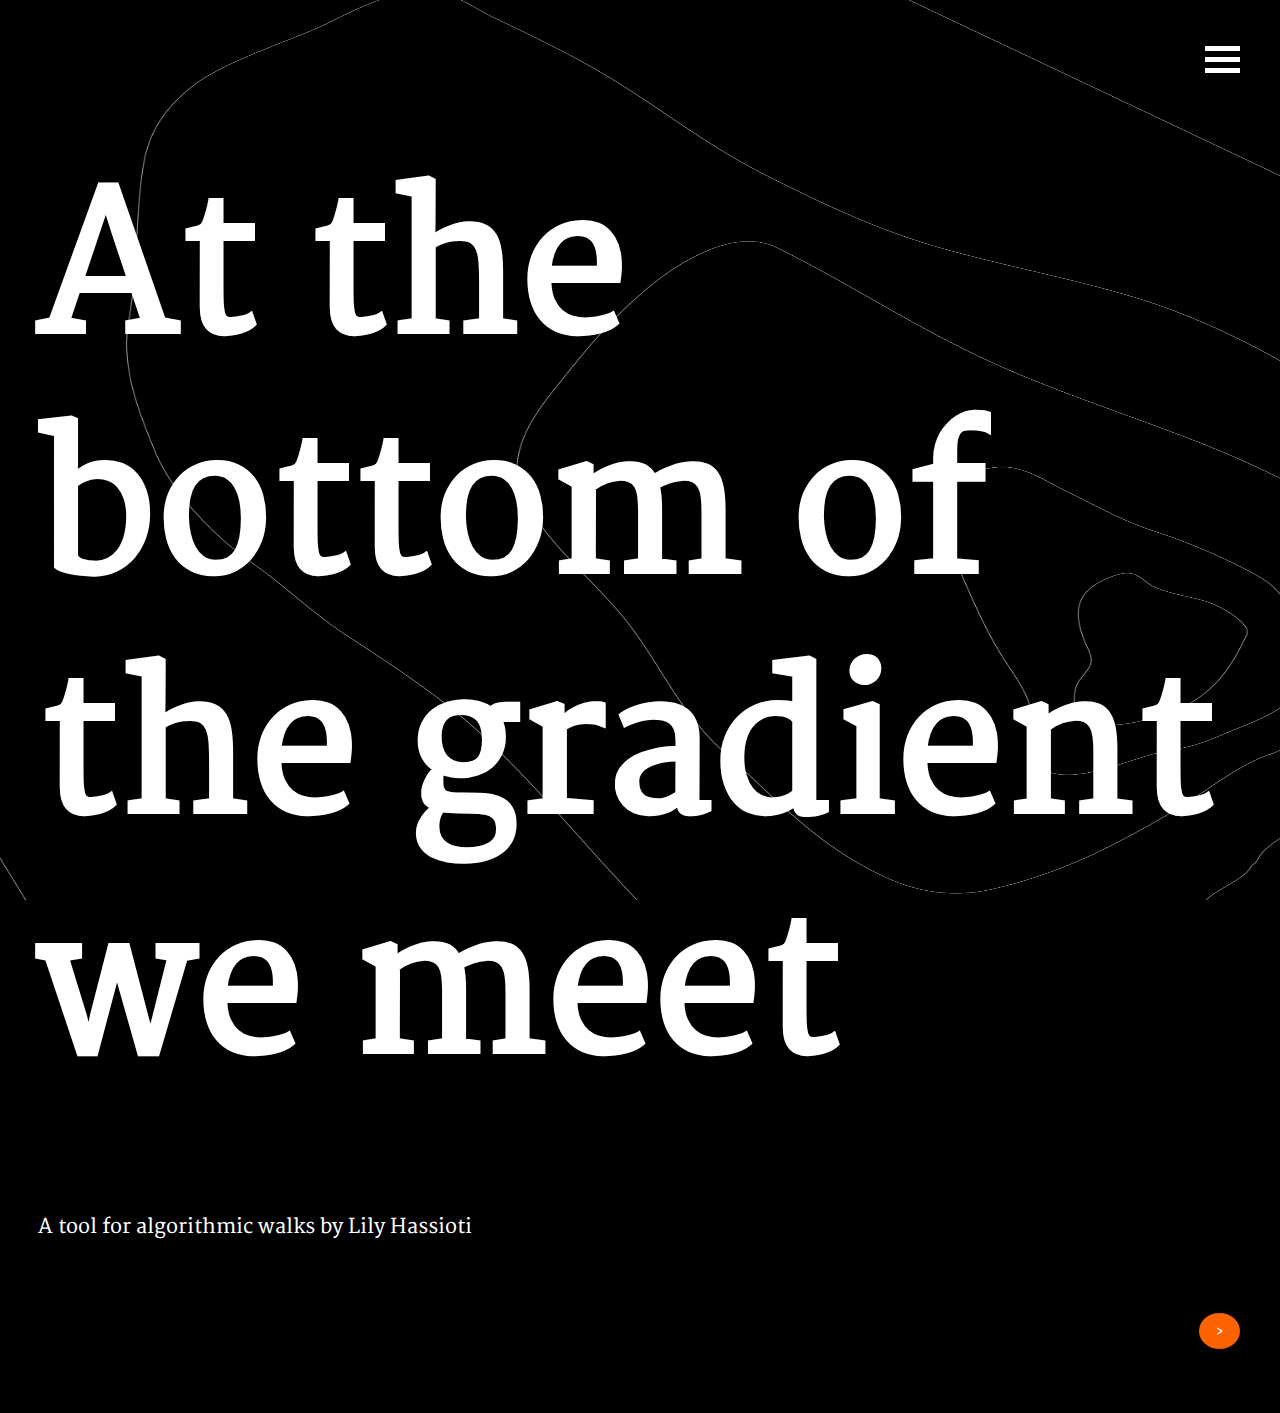
<file: index.html>
<!DOCTYPE html>
<html>

    <head>
        <meta charset="UTF-8">

        <!-- meta viewport tag needed to make site responsive on mobile devices https://developer.mozilla.org/en-US/docs/Web/HTML/Viewport_meta_tag -->
        <meta name="viewport" content="width=device-width, initial-scale=1" />
        <meta http-equiv="Content-Security-Policy" content="img-src 'self' data: https://lilyhas.github.io;">


        <title>At the bottom of the Gradient we meet </title>

        <link rel="stylesheet" href="./public/style.css">

    </head>
    <style>
        body {
            background-image: url('./images/drawing2.png');
            background-repeat: no-repeat;
            background-attachment: fixed;
            background-size: 100% 100%;
        }
    </style>

    <body>

        <header class="documentation-page">
            <!-- <header class="documentation-header"> -->
            <!-- <nav>
                <a href="/index.html">Home</a> |
                <a href="/About/index_about.html">About</a> |
                <a href="/Instructions/index_instructions.html">Instructions</a> |
                <a href="/Map/index_map.html">Start Mapping</a>
                </nav> -->


            <!-- <div class="container" onclick="myFunction(this)">
                    <div class="bar1"></div>
                    <div class="bar2"></div>
                    <div class="bar3"></div>
                </div> -->

            <a href="./menu.html">
                <div class="container">
                    <div class="bar1"></div>
                    <div class="bar2"></div>
                    <div class="bar3"></div>
                </div>
            </a>

            <!-- <a href="/src/pages/menu.html" onclick="myFunction(this)">
                <div class="container">
                    <div class="bar1"></div>
                    <div class="bar2"></div>
                    <div class="bar3"></div>
                </div>
            </a> -->

            <h1>At the bottom of the gradient we meet</h1>

        </header>

        <main class="documentation-page">
            <!-- <section> -->
                <p>A tool for algorithmic walks by Lily Hassioti</pp>
                  
           
                <!-- </section> -->


        </main>
        <footer>
            <!-- <a href="/src/pages/about.html" class="next round">&#8250;</a> -->
            <a href="./about.html" class="next round">&#8250;</a>
            
        </footer>



    </body>

</html>
</file>
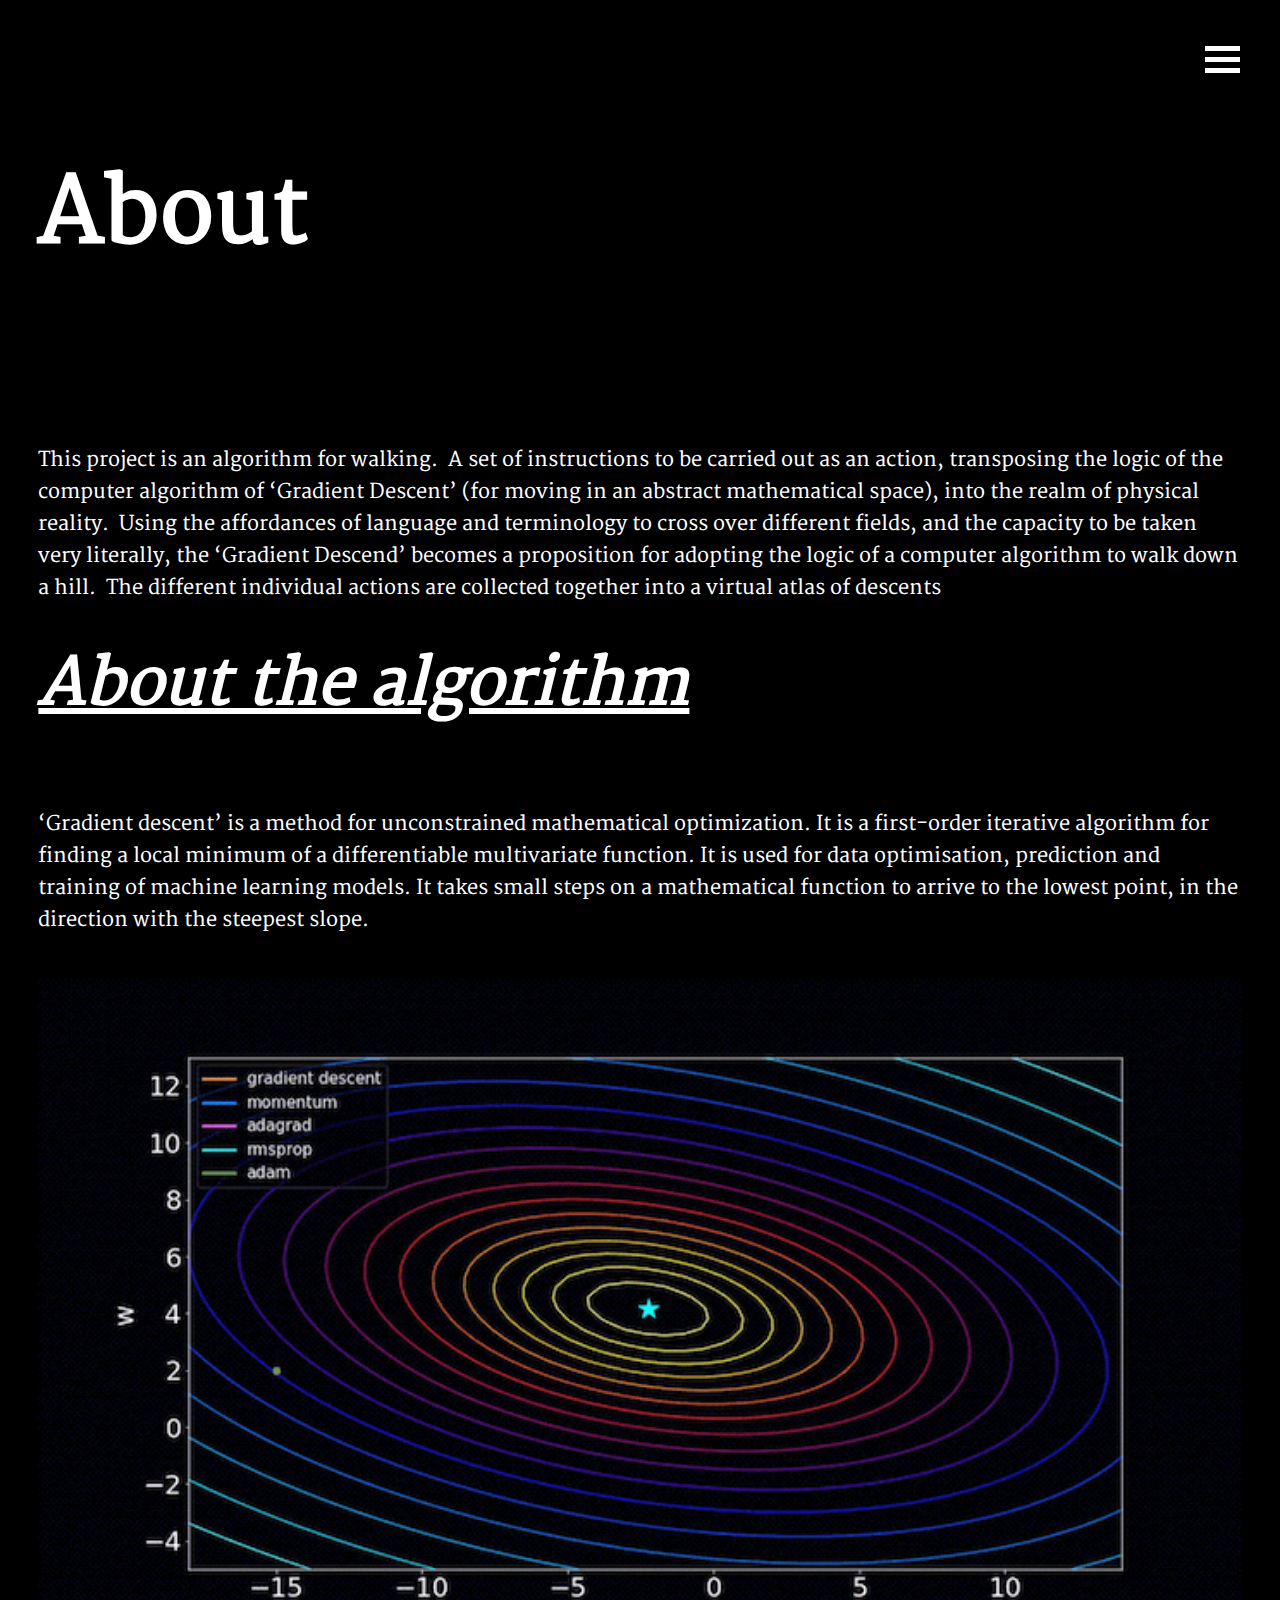
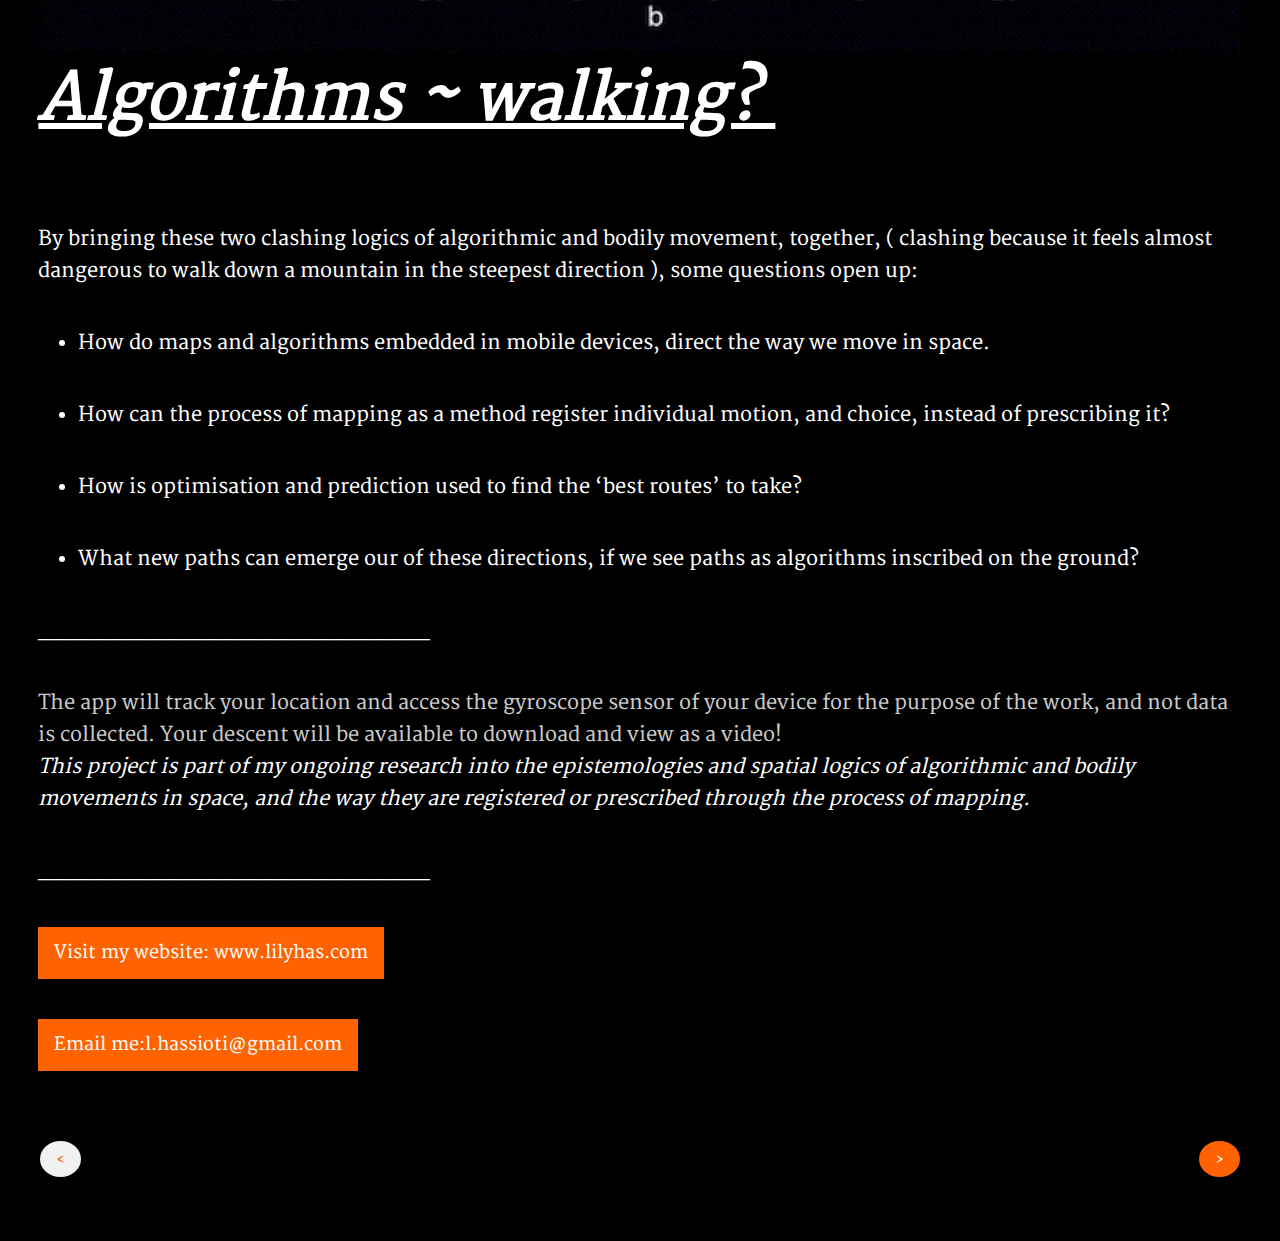
<file: about.html>
<!DOCTYPE html>
<html>

<head>
    <meta charset="UTF-8">

    <!-- meta viewport tag needed to make site responsive on mobile devices https://developer.mozilla.org/en-US/docs/Web/HTML/Viewport_meta_tag -->
    <meta name="viewport" content="width=device-width, initial-scale=1" />
    <meta http-equiv="Content-Security-Policy" content="img-src 'self' data: https://lilyhas.github.io;">

    <title>About</title>

    <!-- including for some global styling -->
    <link rel="stylesheet" href="./public/style.css">
   

</head>

<body>
    <!-- if you have sub-pages think about adding a simple back button -->

    <header class="documentation-header">
        <!-- <nav>
            <a href="/index.html">Home</a> |
            <a href="/About/index_about.html">About</a> |
            <a href="/Instructions/index_instructions.html">Instructions</a> |
            <a href="/Map/index_map.html">Start Mapping</a>
        </nav>
        -->
         <a href="./menu.html" onclick="myFunction(this)">
                <div class="container">
                  <div class="bar1"></div>
                  <div class="bar2"></div>
                  <div class="bar3"></div>
                </div>
              </a>
              
    </header>

    <main class="documentation-page">
        <section><h2>About</h2></section>
        <section>
            
            <p>This project is an algorithm for walking. 

                A set of instructions to be carried out as an action, transposing the logic of the computer algorithm of
                ‘Gradient Descent’ (for moving in an abstract mathematical space), into the realm of physical reality. 

                Using the affordances of language and terminology to cross over different fields, and the capacity to be
                taken very literally, the ‘Gradient Descend’ becomes a proposition for adopting the logic of a computer
                algorithm to walk down a hill. 

                The different individual actions are collected together into a virtual atlas of descents 
            </p>

        

        
            <h3>About the algorithm</h3>
            <p>‘Gradient descent’ is a method for unconstrained mathematical optimization. It is a first-order iterative
                algorithm for finding a local minimum of a differentiable multivariate function. It is used for data
                optimisation, prediction and training of machine learning models.

                It takes small steps on a mathematical function to arrive to the lowest point, in the direction with the
                steepest slope.
            </p>
            <img src="./images/gradient-black.gif" />
        </section>
        <section>
            <h3>Algorithms ~ walking? </h3>



            <p> By bringing these two clashing logics of algorithmic and bodily movement, together, ( clashing because
                it feels almost dangerous to walk down a mountain in the steepest direction ), some questions open up: 
            </p>
            <ul>
                <li> How do maps and algorithms embedded in mobile devices, direct the way we move in space.  </li>
                <li> How can the process of mapping as a method register individual motion, and choice, instead of
                    prescribing it?</li>
                <li> How is optimisation and prediction used to find the ‘best routes’ to take? </li>
                <li> What new paths can emerge our of these directions, if we see paths as algorithms inscribed on the
                    ground?</li>
            </ul>

        </section>
        
    <section>
        <p>____________________________ </p>
        <p2>
            The app will track your location and access the gyroscope sensor of your device for the purpose of the work, and not data is collected.
            Your descent will be available to download and view as a video!  
                

        </p2></section>
        <section>

        
            <p><i>This project is part of my ongoing research into the epistemologies and spatial logics of algorithmic
                    and bodily movements in space, and the way they are registered or prescribed through the process of
                    mapping.

                </i> </p>

           
        </section>
        <section>
            <p>____________________________ </p>
            <!-- <style>
                /* unvisited link */
                a:link {
                    color: rgb(255, 135, 14);
                }

                /* visited link */
                a:visited {
                    color: rgb(255, 255, 255);
                }

                /* mouse over link */
                a:hover {
                    color: rgb(255, 188, 95);
                }

                /* selected link */
                a:active {
                    color: rgb(255, 0, 0);
                }
            </style> -->
            <p> 
                <!-- <a href="/About/index_about.html" class="button">Next</a> -->
                <a href="http://www.lilyhas.com" class="button" target="_blank">Visit my website: www.lilyhas.com</a>

            <p>
            
                <a href="mailto:l.hassioti@gmail.com" class="button">Email me:l.hassioti@gmail.com</a>
            </p>



            </p> </section>
            <!-- example of styling for three images, you can write your own styling -->
            <!-- <div class="flex-container flex-basis-third">
                    <div class="flex-item">
                        <img src="../assets/images/wcc2-diagrams-01.jpg"/>
                    </div>
                    <div class="flex-item">
                        <img src="../assets/images/wcc2-diagrams-02.jpg"/>
                    </div>
                    <div class="flex-item">
                        <img src="../assets/images/wcc2-diagrams-03.jpg"/>
                    </div>
                </div>
                 -->

    </main>

    <footer>
        <a href="./walking_instructions.html" class="next round">&#8250;</a>
        <a href="./index.html" class="previous round">&#8249;</a>
    </footer>
</body>

</html>
</file>
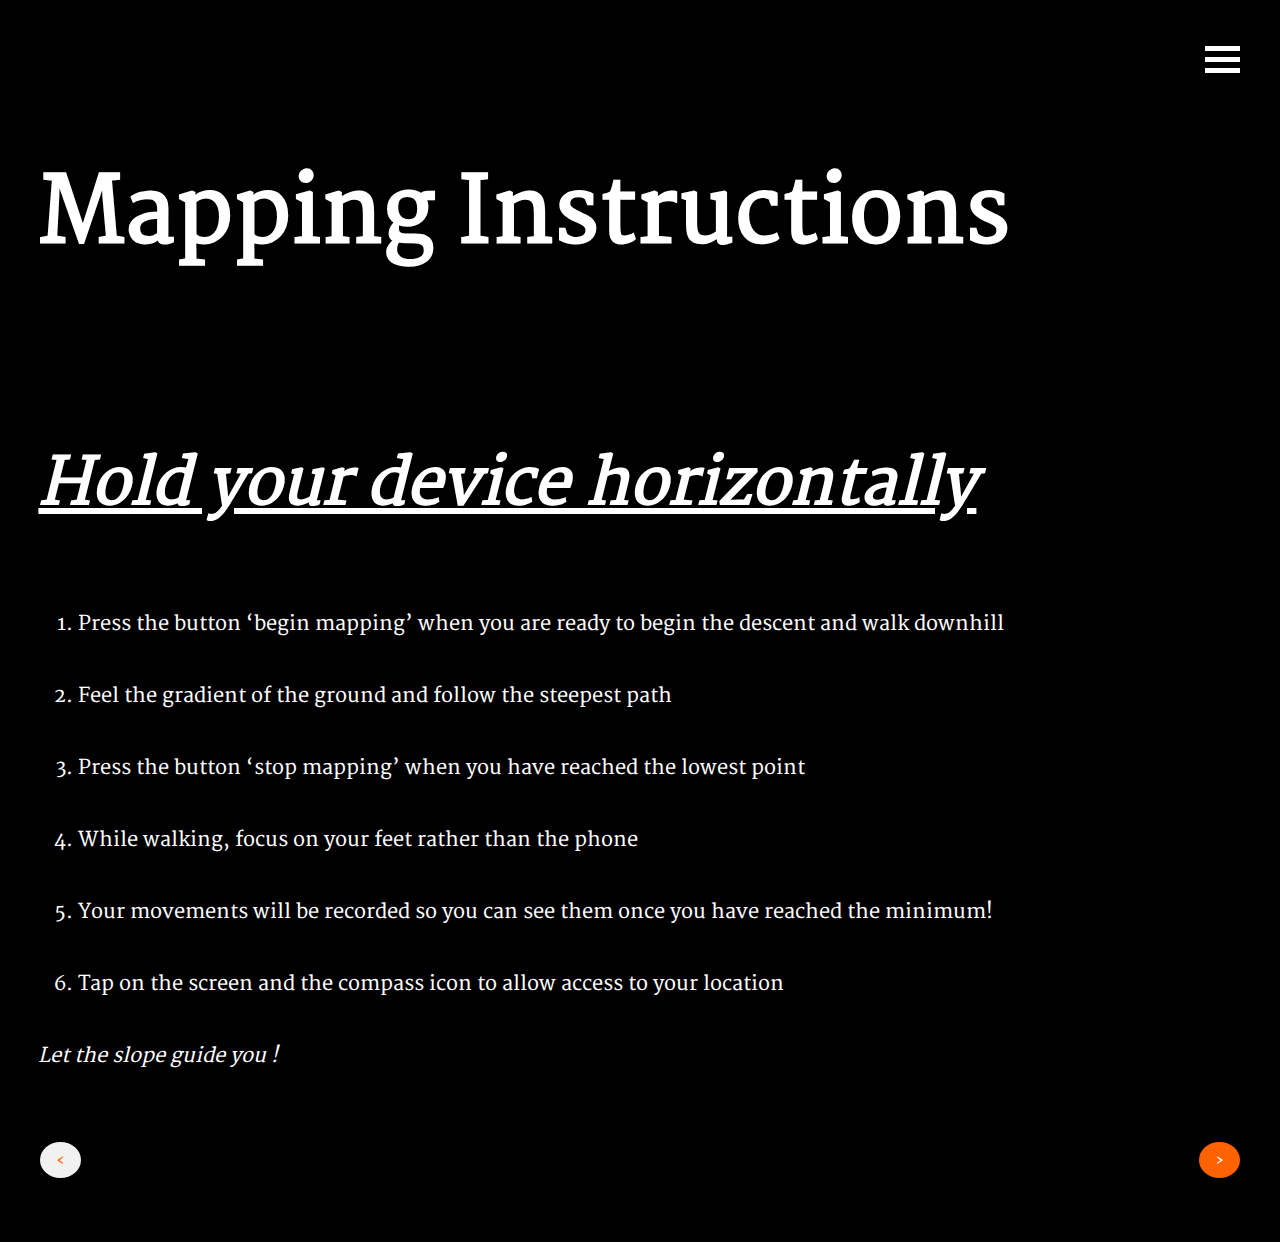
<file: mapping_instructions.html>
<!DOCTYPE html>
<html>
    <head>
        <meta charset="UTF-8">

        <!-- meta viewport tag needed to make site responsive on mobile devices https://developer.mozilla.org/en-US/docs/Web/HTML/Viewport_meta_tag -->
        <meta name="viewport" content="width=device-width, initial-scale=1" />
        <meta http-equiv="Content-Security-Policy" content="img-src 'self' data: https://lilyhas.github.io;">

        <title>Instructions</title>

        <!-- including for some global styling -->
        <link rel="stylesheet" href="./public/style.css">
        
    </head>
    <body>
        <!-- if you have sub-pages think about adding a simple back button -->
        
        <header class="documentation-header">
            <a href="./menu.html" onclick="myFunction(this)">
                <div class="container">
                  <div class="bar1"></div>
                  <div class="bar2"></div>
                  <div class="bar3"></div>
                </div>
              </a>
            <!-- <section class="center-text"> -->
                
                <!-- <h2>by Lili Chasioti</h6> -->
               
            <!-- </section> -->
        </header>

        <main class="documentation-page">
            <section><h2>Mapping Instructions</h2></section>
            <section>
                <h3>Hold your device horizontally</h3>
                
                <ol>
                    <li>Press the button ‘begin mapping’  when you are ready to begin the descent and walk downhill</li>
                    <li>Feel the gradient of the ground and follow the steepest path</li>
                    <li>Press the button ‘stop mapping’  when you have reached the lowest point </li>
                    <li>While walking, focus on your feet rather than the phone</li>
                    <li>Your movements will be recorded so you can see them once you have reached the minimum!</li>
                    <li>Tap on the screen and the compass icon to allow access to your location</li>
                </ol>
                <p><i> Let the slope guide you !

                </i> </p>
            </section>

            

           
<!--                 
                <a href="/About/index_about.html" class="button">Next</a> -->

                
        </main>

        <footer>
            <!-- normally information like contact details etc  -->
            <!-- read more about semantic HTML https://www.w3schools.com/html/html5_semantic_elements.asp -->
            <a href="./map.html" class="next round">&#8250;</a>
            <a href="./walking_instructions.html" class="previous round">&#8249;</a>
         </footer>
         
    </body>
</html>
</file>
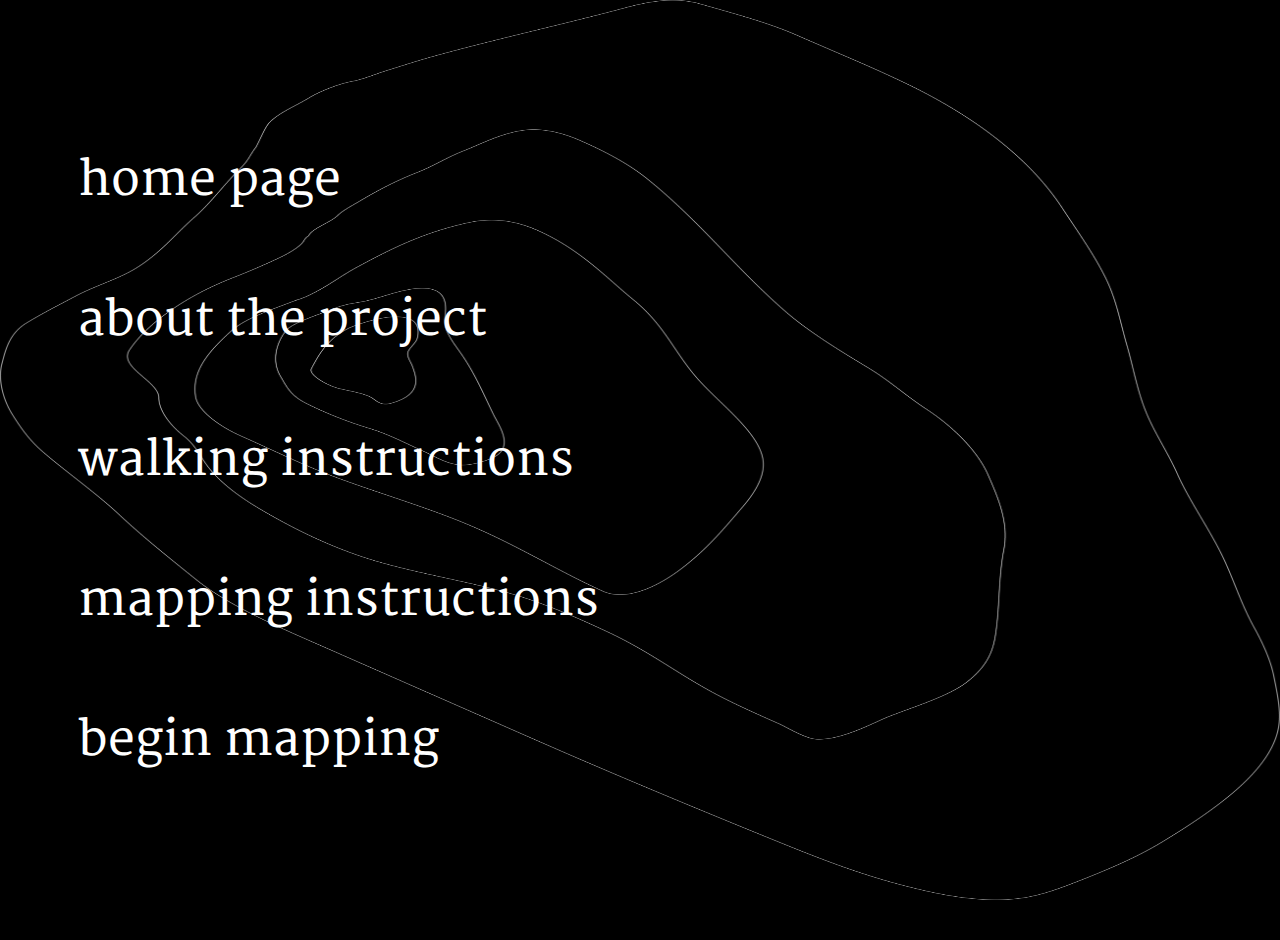
<file: menu.html>
<!DOCTYPE html>
<html>

<head>
    <meta charset="UTF-8">

    <!-- meta viewport tag needed to make site responsive on mobile devices https://developer.mozilla.org/en-US/docs/Web/HTML/Viewport_meta_tag -->
    <meta name="viewport" content="width=device-width, initial-scale=1" />
    <meta http-equiv="Content-Security-Policy" content="img-src 'self' data: https://lilyhas.github.io;">


    <title>At the bottom of the Gradient we meet </title>

    <link rel="stylesheet" href="./public/style.css">

</head>
<style>
    body {
      background-image: url('./images/sketch.png');
      background-repeat: no-repeat;
      background-attachment: fixed;
      background-size: 100% 100%;
    }
    </style> 
<body>
    
    <header class="documentation-header">
    <!-- <header class="documentation-header"> -->
        <!-- <nav>
            <a href="/index.html">Home</a> |
            <a href="/About/index_about.html">About</a> |
            <a href="/Instructions/index_instructions.html">Instructions</a> |
            <a href="/Map/index_map.html">Start Mapping</a>
            </nav> -->


            <!-- <div class="container" onclick="myFunction(this)">
                <div class="bar1"></div>
                <div class="bar2"></div>
                <div class="bar3"></div>
              </div> -->


        <!-- <h1>At the bottom of the Gradient we meet</h1> -->
        
    </header>

    <main class="documentation-header">
        <!-- <h1>About</h1>
        <h1>About</h1>
        <h1>About</h1> -->
        <div class="vertical-menu">
            <a href="./index.html" class="active">home page</a>
            <a href="./about.html">about the project</a>
            <a href="./walking_instructions.html">walking instructions</a>
            <a href="./mapping_instructions.html">mapping instructions</a>
            <a href="./map.html">begin mapping</a>
            
          </div>
        

    </main>
    <footer>
        <!-- normally information like contact details etc  -->
        <!-- read more about semantic HTML https://www.w3schools.com/html/html5_semantic_elements.asp -->
        <!-- <p>by Lily Hassioti </p> -->
    </footer>

<!-- <script>
function myFunction(x) {
  x.classList.toggle("change");
}
</script> -->

</body>

</html>
</file>
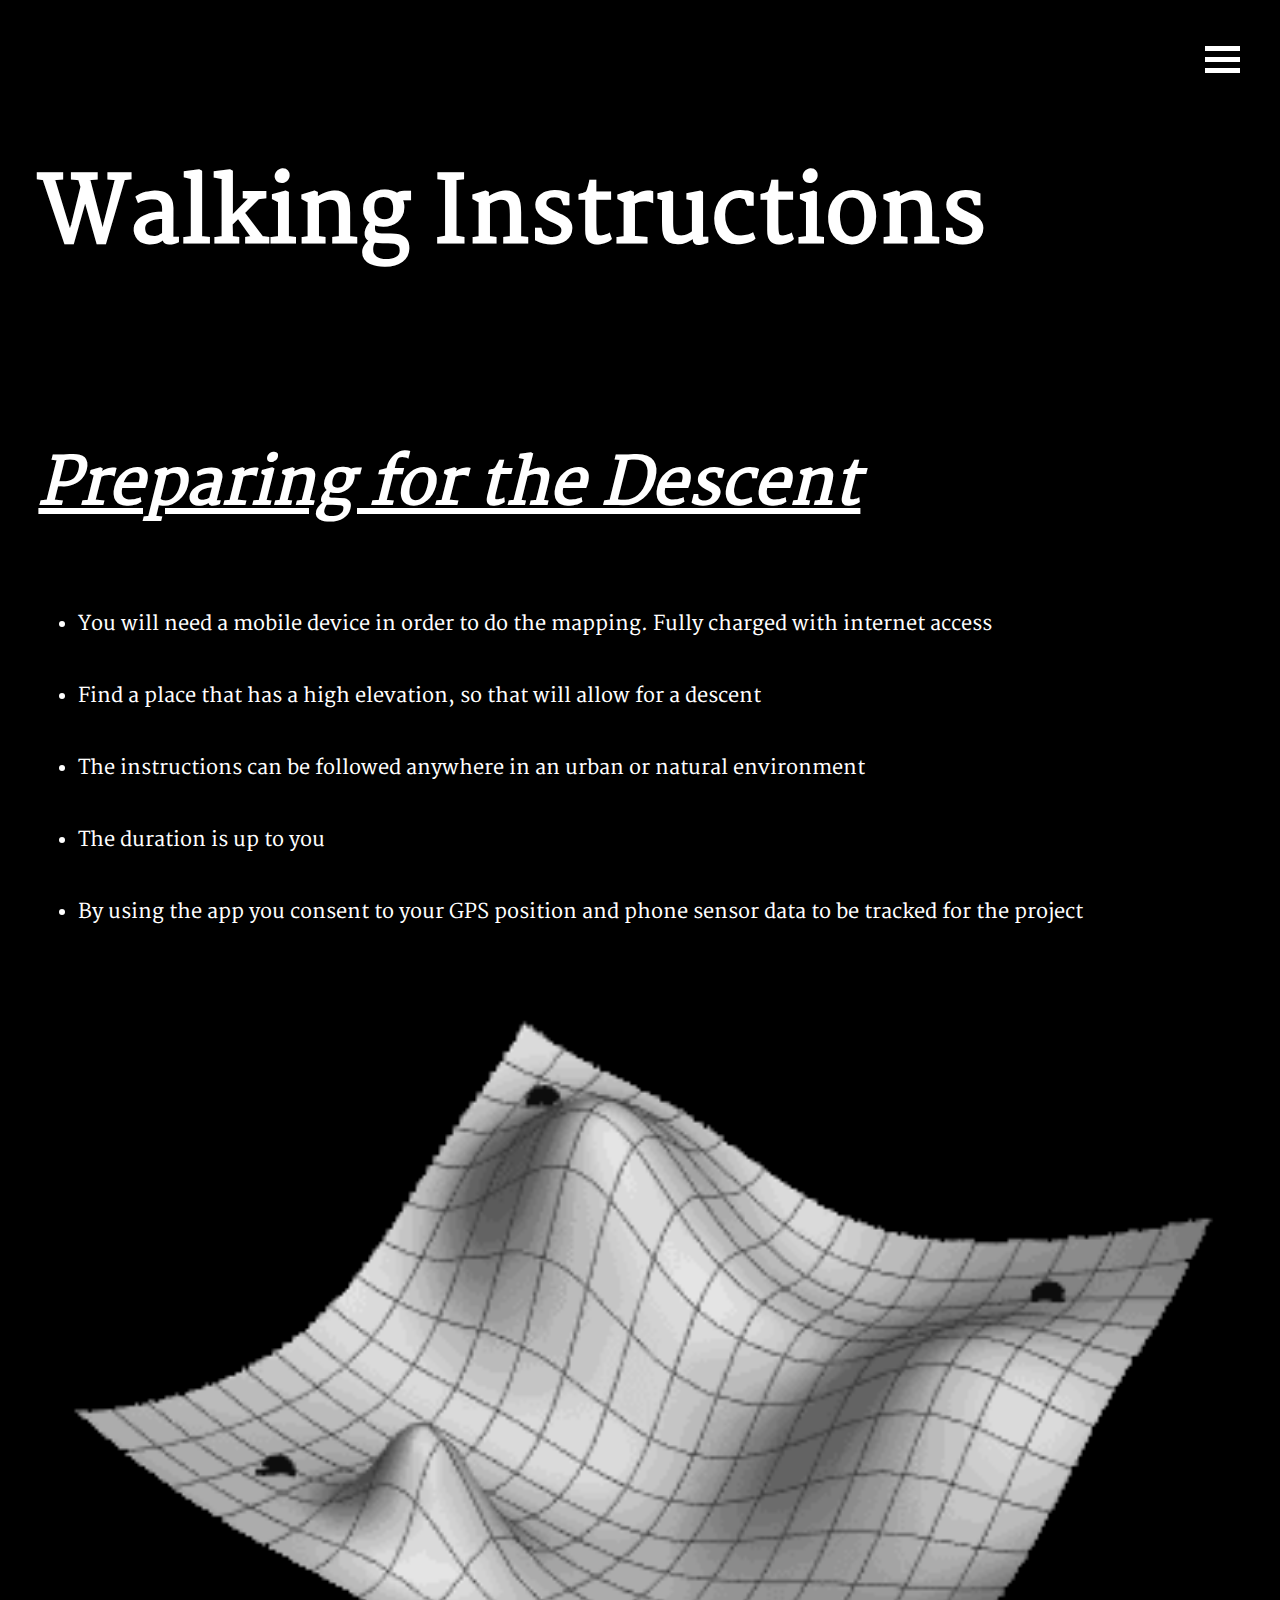
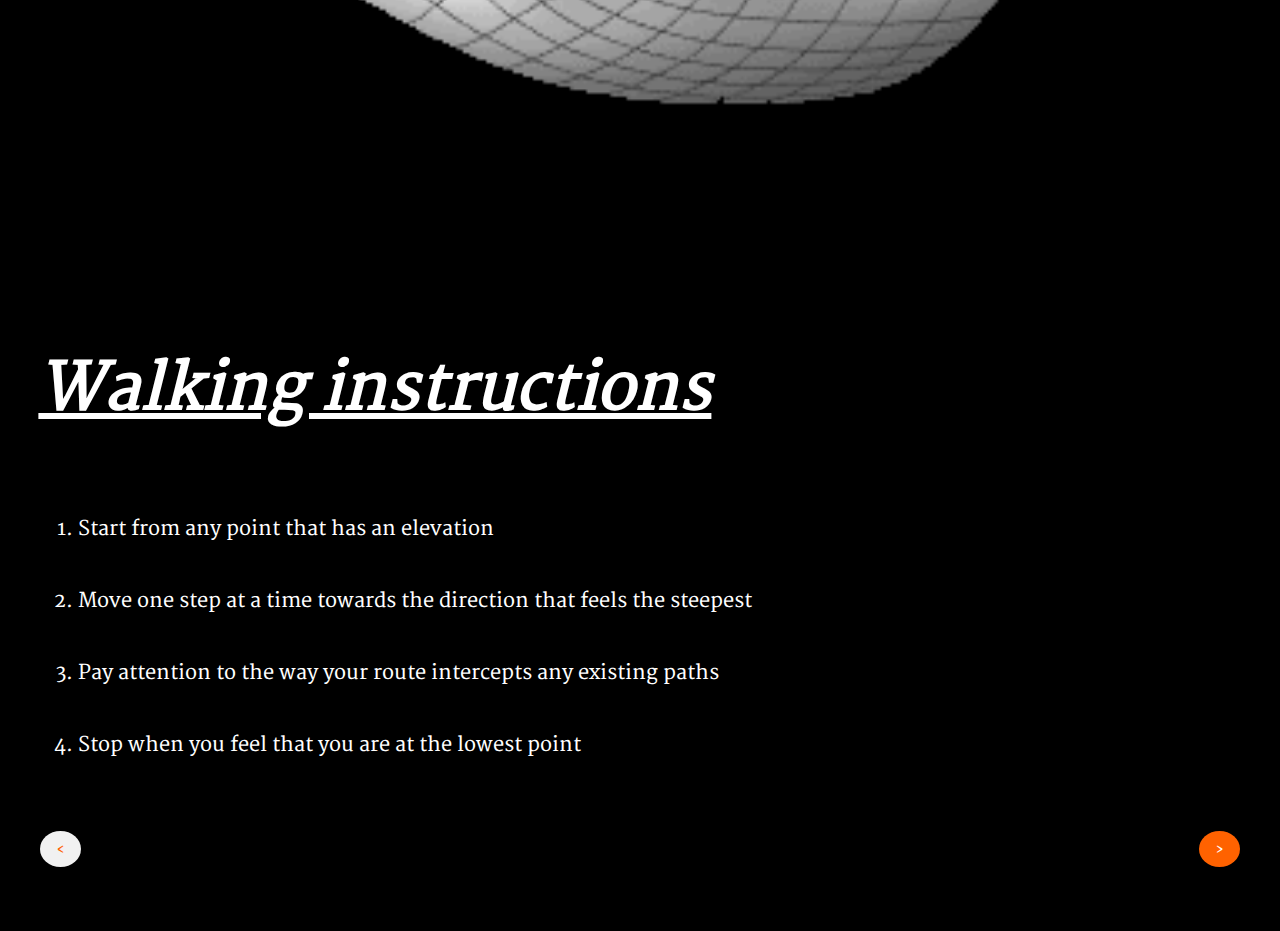
<file: walking_instructions.html>
<!DOCTYPE html>
<html>
    <head>
        <meta charset="UTF-8">
        <meta http-equiv="Content-Security-Policy" content="img-src 'self' data: https://lilyhas.github.io;">

        <!-- meta viewport tag needed to make site responsive on mobile devices https://developer.mozilla.org/en-US/docs/Web/HTML/Viewport_meta_tag -->
        <meta name="viewport" content="width=device-width, initial-scale=1" />

        <title>Instructions</title>

        <!-- including for some global styling -->
        <link rel="stylesheet" href="./public/style.css">
        
    </head>
    <body>
        <!-- if you have sub-pages think about adding a simple back button -->
        
        <header class="documentation-header">
           
              <a href="./menu.html" onclick="myFunction(this)">
                <div class="container">
                  <div class="bar1"></div>
                  <div class="bar2"></div>
                  <div class="bar3"></div>
                </div>
              </a>
            <!-- <section class="center-text"> -->
                
                <!-- <h2>by Lili Chasioti</h6> -->
               
            <!-- </section> -->
        </header>

        <main class="documentation-page">
            <section><h2>Walking Instructions</h2></section>
            <section> <h3>Preparing for the Descent </h3>
                 <ul>
                <li>You will need a mobile device in order to do the mapping. Fully charged with internet access</li>
               <li>Find a place that has a high elevation, so that will allow for a descent </li>
               <li>The instructions can be followed anywhere in an urban or natural environment </li>
               <li>The duration is up to you</li>
                <li>By using the app you consent to your GPS position and phone sensor data to be tracked for the project</li>
            </ul>  
                    <img src="./images/Gradient_descent copy.gif"/>
            </section>

            <section>
                <h3>Walking instructions</h3>
                <ol>
                    <li>Start from any point that has an elevation</li>
                    <li>Move one step at a time towards the direction that feels the steepest </li>
                    <li>Pay attention to the way your route intercepts any existing paths</li>
                    <li>Stop when you feel that you are at the lowest point</li>

                </ol>
                    
            </section>
<!--             
                
                <a href="/About/index_about.html" class="button">Next</a> -->

                
        </main>

        <footer>
            <a href="./mapping_instructions.html" class="next round">&#8250;</a>
            <a href="./about.html" class="previous round">&#8249;</a>
         </footer>
    </body>
</html>
</file>
<file: public/style.css>
/*This is a comment in CSS*/
@font-face {
    font-family: 'Merriweather'; /* Name your font family */
    src: url('./Merriweather-Regular.ttf'); /* Locate the .ttf file within your directory*/
  }

body{
    font-family: 'Merriweather', serif;
    
    /* font-family: 'Marriweather', serif;
    */
    margin: 0;
    background-color: rgb(0, 0, 0);
  /*  background-image: url(/assets/images/Back.png);*/
   
}

header h1{
    font-size: 15vw;
    /* margin: 0% 0% 0% 0%; */
    /* margin:20px 0; */
    margin: 0px 0px 40px 0px;
    padding-top: 100px;
    /* padding:100px 3%; */
    color:rgb(255, 255, 255);
    /* font-family: Cambria,serif; */
    font-family: 'Merriweather', serif;
}
header h2{
    padding-top: 100px;
    padding-bottom: 100px;
    /* padding:100px 3%; */
    font-family: 'Merriweather', serif;
    font-size: 5vw;
    margin: 0px 0px 40px 0px;
    color:rgb(255, 255, 255);
    font-weight: normal;
    
    
    /* padding:0px 3%; */
}
header h3{
    padding-top: 110px;
    padding-bottom: 20px;
    /* padding:100px 3%; */
    font-family: 'Merriweather', serif;
    font-size: 2vw;
    margin: 0px 0px 40px 0px;
    color:rgb(255, 255, 255);
    font-weight: normal;
    
}

main.documentation-page h3{
    padding-bottom: 20px;
    font-size: 5vw;
    margin-top: 0px;
    color:rgb(255, 255, 255);
    /* font-family: Cambria,serif;  */
    font-family: 'Merriweather', serif;
    font-style: italic;
    text-decoration: underline
}
main.documentation-page h2{
    padding-bottom: 100px;
    font-size: 7vw;
    margin-top: 0px;
    color:rgb(255, 255, 255);
    /* font-family: Cambria,serif;  */
    font-family: 'Merriweather', serif;
    
}

li{
    font-family: 'Merriweather', serif;
    font-size: 20px;
    
    color:rgb(255, 255, 255);
    line-height: 1.6em;
    margin: 0px 0px 40px 0px;
    /* padding-top: 100px; */
    /* padding:100px 3%; */

}

/* ol{
    font-family: 'Merriweather', serif;
    font-size: 90%;
    color:rgb(255, 255, 255);
    line-height: 1.6em;
} */
p{
    font-size: 20px;
    line-height: 1.6em;
    /* margin: 2.5em 0; */
    color:rgb(255, 255, 255);
    background-color: rgba(0, 0, 0, 0);
    /* font-family: Andalé Mono, monospace; */
    font-family: 'Merriweather', serif;
    margin: 0px 0px 40px 0px;
    /* padding-top: 100px; */
    /* padding:50px 3%; */
    
}
p2{
    font-size: 20px;
    line-height: 1.6em;
    /* margin: 2.5em 0; */
    color:rgb(203, 203, 203);
   
    /* font-family: Andalé Mono, monospace; */
    font-family: 'Merriweather', serif;
    margin: 0px 0px 40px 0px;
    /* padding-top: 100px; */
    padding-bottom:50px 3%;
    
}

main,
header{
    /* width:100%; */
    max-width:1400px; /* means it won't be larger than 1200px on larger screens */
    /* box-sizing: border-box; */
    color:rgb(255, 255, 255);
    margin: 0 auto;
    padding: 30px 3%;
    background-color: rgba(0, 0, 0, 0);
    font-family: 'Merriweather', serif;
    
}

header.documentation-header{
    /* padding: 0 3%; */
    padding: 20px 3%; 
    margin: 0px 0px 40px 0px; 
    font-size: 3vw;
}

/* 
.documentation-header section,
main.documentation-page section{
    /* margin: 10px 10%;
    margin: 0 auto; */
   
    /* padding: 30px 3%; 
    margin: 0px 0px 40px 0px; */
    

 

footer{
    width:100%;
    min-height:100px;
}


nav{

    padding:30px 3%;
    float: right;
    padding-bottom: 200px;
    margin: 0px 0px 40px 0px;
    font-family: 'Merriweather', serif;
}

nav a{
    color: rgb(255, 84, 27);
    font-size: 20px;
    text-decoration:underline;
    
}
nav a:hover{
    color: rgb(255, 141, 19);
}
nav a:active{
    color: rgb(255, 181, 22);
}

.container {
    display: inline-block;
  cursor: pointer;
  
  /* Position in top-right corner */
  position: absolute;
  top: 40px;
  right: 40px;
  }
  
  .bar1, .bar2, .bar3 {
    width: 35px;
    height: 5px;
    background-color: #ffffff;
    margin: 6px 0;
    transition: 0.4s;
    position: sticky;
    

  }
  
  .change .bar1 {
    transform: translate(0, 11px) rotate(-45deg);
  }
  
  .change .bar2 {opacity: 0;}
  
  .change .bar3 {
    transform: translate(0, -11px) rotate(45deg);
  }

.center-text{
    text-align: left;
}

img{
    width: 100%;
}





/* original aspect ratio width="640" height="360" */
.responsive-video{
    position: relative;
    width: 100%; /* adjust this and the padding-top to change how big it is*/
    height: 0;
    padding-top: 57%; /* padding top is in reltation to the width of parent, it preserves aspect ratio*/
    /* margin: 0 auto; */ /*this would center your video in the section container*/
}
.responsive-video iframe{
    position: absolute;
    top:0;
    left:0;
    height: 100%;
    width: 100%;
}


/* Flex layouts are one of the easier ways to style responsive layouts that work on all devices */
/* https://developer.mozilla.org/en-US/docs/Learn/CSS/CSS_layout/Flexbox */

.flex-container{
    display: flex; /* all children will now be flex items */
    flex-direction: row; /* other option is column */
    flex-wrap: wrap; /* means the children will wrap to a new line */
}

.flex-item{
    display: flex;
    /* the following three items can be put on one line: https://developer.mozilla.org/en-US/docs/Web/CSS/flex */
    flex-grow: 0;
    flex-shrink: 0;
    flex-basis: 25%; /*width of the box, take up a quarter of the parent's size*/
    box-sizing: border-box; /*this means that we can add padding, line below, and still only take 25% width of parent*/
    padding: 5px;

}

.flex-basis-third .flex-item{
    flex-basis: 33.33%; 
}

.flex-basis-half .flex-item{
    flex-basis: 50%; 
}
/* 
.flex-item a {
    display: flex;
    width: 100%;
    height: 0;
    padding: 30% 0;
    background-image: url(../assets/images/FolderM-01.png);
    
    background-position: left;
    background-size: 100%;
    justify-content: left;
    align-items: left;
    text-align: left;
    text-decoration: none;
    color:#ffffff;
    transition: all 0.2s; /* CSS transitions https://developer.mozilla.org/en-US/docs/Web/CSS/CSS_Transitions/Using_CSS_transitions */



/* want a different background image for each project? */
/* try give each a tag a unique id in your HTML and then set different background images here*/
/* EXAMPLE CSS: won't work if you just un-comment this:*/

.flex-item a#bg{
    background-image: url(./images/sketch.png); 
}


.flex-item a:hover{
    color:#bbbbbb;
    background-size: 120%;
}

.flex-item h4{
   margin:10px;
   background-color: rgb(0, 0, 0);
   padding:5px 10px;
}

a.button {
    padding: 10px 16px;
    /* border: 1px outset buttonborder; */
    border-radius: 0px;
    color: rgb(255, 255, 255);
    background-color: rgb(255, 98, 0);
    /* color: buttontext; 
    background-color: buttonface; */
    text-decoration: none;
    font-family: 'Merriweather', serif;
    font-size: 90%;
}
.button:hover {
    background-color: rgb(255, 47, 0);
    color: #ffffff;
}

/* Media Queries for responsive design */

/* Un-comment the body background-colors to see bold debug color change between screen sizes */

/* Extra large */
@media screen and (max-width: 1200px) {
    /* body {
      background-color: rgb(0, 255, 162);
    } */

    .flex-item{
        flex-basis: 33.33%; /*width of the box, take up a quarter of the parent's size*/
    }
}

/* Large */
@media screen and (max-width: 992px) {
    /* body {
      background-color: rgb(255, 81, 0);
    } */

    .documentation-header section,
    main.documentation-page section{
        margin: 40px 5%;
    }

}

/* Medium */
@media screen and (max-width: 768px) {
    /* body {
      background-color: rgb(255, 0, 191);
    } */

    .flex-item{
        flex-basis: 50%; /*width of the box, take up a quarter of the parent's size*/
    }

    .documentation-header section,
    main.documentation-page section{
        margin: 40px 5%;
    }

}

/* Small */
@media screen and (max-width: 375px) {
    /* body {
      background-color: blue;
    } */

    .flex-item{
        flex-basis: 100%; /*width of the box, take up a quarter of the parent's size*/
    }

    .documentation-header section,
    main.documentation-page section{
        margin: 40px 5%;
    }

}

a {
    text-decoration: none;
    display: inline-block;
    padding: 8px 16px;
    size: 120%;


  }
  
  
  
  .previous {
    background-color: #f1f1f1;
    color: rgb(255, 98, 0);
      /* Position in top-right corner */
  position: absolute;
  border-bottom: 10px;
  left: 40px;
  }
  
  .next {
    background-color:  rgb(255, 98, 0);
    color: white;
      /* Position in top-right corner */
  position: absolute;
  border-bottom: 10px;
  right: 40px;
  }
  
  .round {
    border-radius: 50%;
  }

  .previous:hover , .next:hover {
    background-color: #ff0000;
    color: rgb(254, 254, 254);
  }


  .vertical-menu {
    width: 100%; /* Set a width if you like */
    text-align: left;
  }
  
  .vertical-menu a {
    background-color: #eeeeee00; /* Grey background color */
    color: rgb(255, 255, 255); /* Black text color */
    display: block; /* Make the links appear below each other */
    padding: 40px; /*Add some padding */
    padding-left: 40px; /*Add some padding */
    padding-right: 2px;
    text-decoration: none; /* Remove underline from links */
    
    font-size: 300%;
    /* text-align: center; */
    


  }
  
  .vertical-menu a:hover {
    background-color: #cccccc00; /* Dark grey background on mouse-over */
    color: rgb(255, 98, 0);
    text-decoration: underline;
  }
  
  .vertical-menu a.active {
    background-color: #199a8700; /* Add a green color to the "active/current" link */
   

  }
</file>
